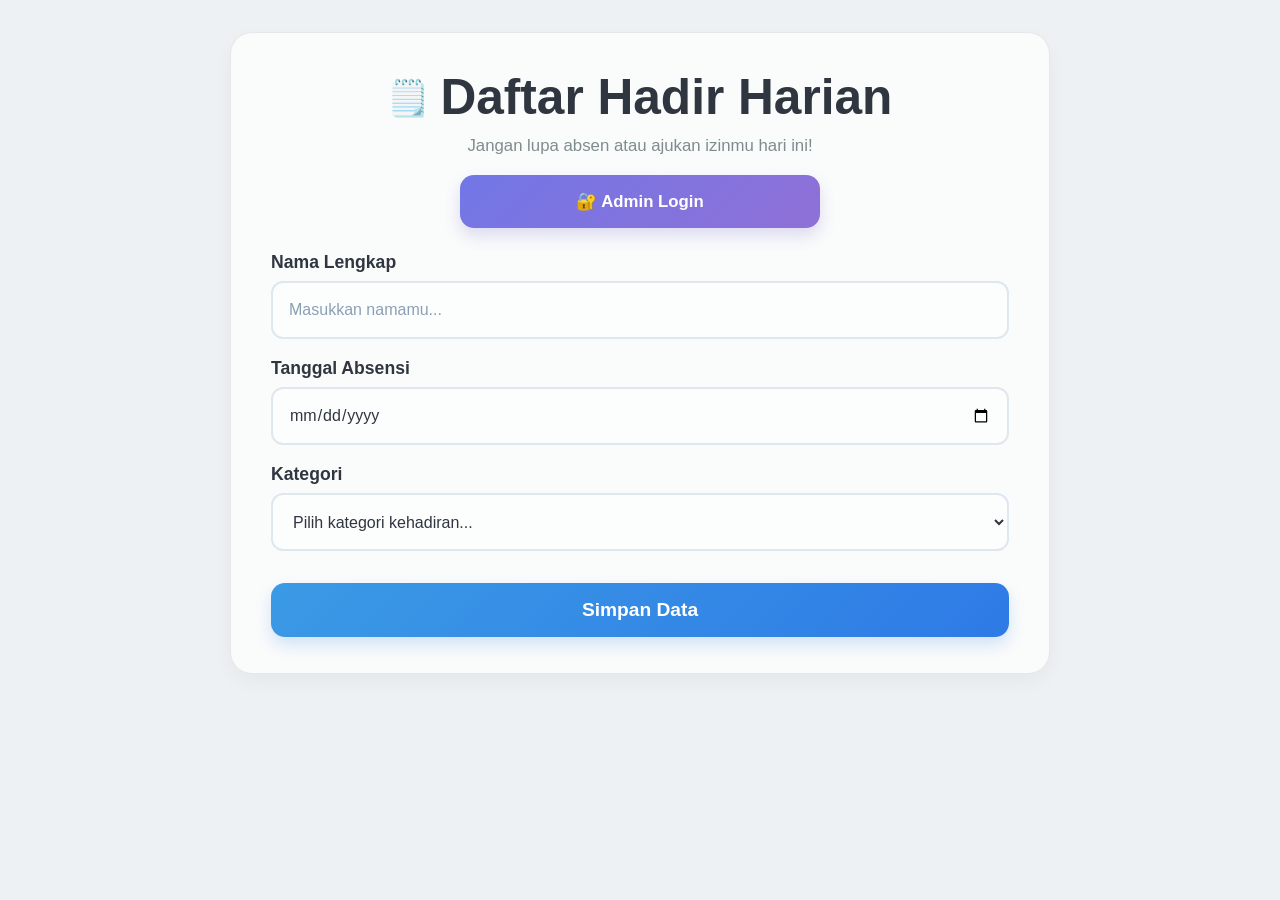
<file: index.html>
<!DOCTYPE html>
<html lang="id">
<head>
    <meta charset="UTF-8">
    <meta name="viewport" content="width=device-width, initial-scale=1.0">
    <meta http-equiv="X-UA-Compatible" content="ie=edge">
    <meta http-equiv="Content-Security-Policy" content="default-src 'self'; script-src 'self'; style-src 'self' 'unsafe-inline' https://fonts.googleapis.com; font-src 'self' https://fonts.gstatic.com; img-src 'self' data:; connect-src 'self'; frame-ancestors 'none'; base-uri 'self'; form-action 'self'">
    <meta http-equiv="X-Content-Type-Options" content="nosniff">
    <meta http-equiv="X-Frame-Options" content="DENY">
    <meta http-equiv="X-XSS-Protection" content="1; mode=block">
    <meta name="referrer" content="strict-origin-when-cross-origin">
    <title>Portal Kehadiran & Izin</title>
    <link rel="stylesheet" href="style.css">
</head>
<body>
    <div class="container">
        <header class="page-header">
            <div class="title-wrap">
                <span class="title-icon">🗒️</span>
                <h1>Daftar Hadir Harian</h1>
            </div>
            <p>Jangan lupa absen atau ajukan izinmu hari ini!</p>
        </header>

        <main>
            <div class="top-actions">
                <a href="login.html" class="btn-admin-login">🔐 Admin Login</a>
            </div>
            <section class="form-section">
<form id="absenForm">
    <div class="input-group">
        <label for="nama">Nama Lengkap</label>
        <input type="text" id="nama" placeholder="Masukkan namamu..." required autocomplete="off">
    </div>

    <!-- TAMBAHAN: Pilihan Tanggal Absensi -->
    <div class="input-group">
        <label for="tanggalAbsen">Tanggal Absensi</label>
        <input type="date" id="tanggalAbsen" required>
    </div>
    
    <div class="input-group">
        <label for="status">Kategori</label>
        <select id="status" required>
            <option value="" disabled selected>Pilih kategori kehadiran...</option>
            <option value="Hadir">🟢 Hadir</option>
            <option value="Sakit">🟡 Sakit</option>
            <option value="Izin">🔵 Izin</option>
        </select>
    </div>

    <!-- Area Pengajuan Izin/Sakit -->
    <div id="areaIzin" class="hidden">
        <div class="input-group">
            <label for="alasan">Alasan / Keterangan Tambahan</label>
            <input type="text" id="alasan" placeholder="Tulis alasanmu di sini (wajib diisi)..." autocomplete="off">
        </div>

        <div class="input-row">
            <div class="input-group flex-1">
                <label for="tglMulai">Dari Tanggal</label>
                <input type="date" id="tglMulai">
            </div>
            <div class="input-group flex-1">
                <label for="tglSelesai">Sampai Tanggal (Opsional)</label>
                <input type="date" id="tglSelesai">
            </div>
        </div>

        <div class="input-group">
            <label for="bukti">Lampirkan Bukti/Surat (Opsional)</label>
            <input type="file" id="bukti" accept="image/*,.pdf" class="file-input">
        </div>
    </div>

    <button type="submit" class="btn-submit">Simpan Data</button>
</form>
            </section>

        </main>
    </div>
    
    <script src="script.js"></script>
</body>
</html>
</file>
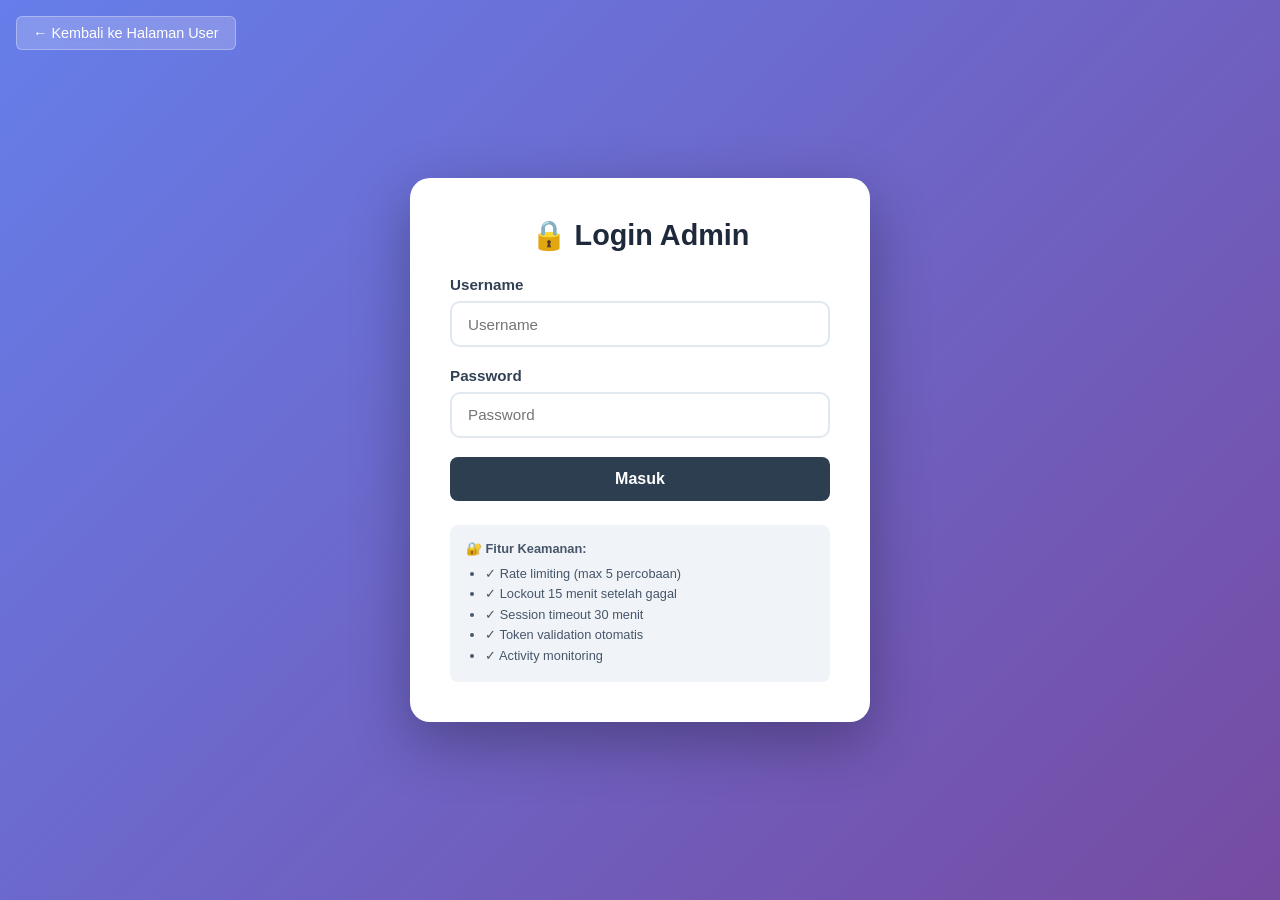
<file: admin.html>
<!DOCTYPE html>
<html lang="id">
<head>
    <meta charset="UTF-8">
    <meta name="viewport" content="width=device-width, initial-scale=1.0">
    <meta http-equiv="X-UA-Compatible" content="ie=edge">
    <meta http-equiv="Content-Security-Policy" content="default-src 'self'; script-src 'self'; style-src 'self' 'unsafe-inline' https://fonts.googleapis.com; font-src 'self' https://fonts.gstatic.com; img-src 'self' data:; connect-src 'self'; frame-ancestors 'none'; base-uri 'self'; form-action 'self'">
    <meta http-equiv="X-Content-Type-Options" content="nosniff">
    <meta http-equiv="X-Frame-Options" content="DENY">
    <meta http-equiv="X-XSS-Protection" content="1; mode=block">
    <meta name="referrer" content="strict-origin-when-cross-origin">
    <title>Admin Dashboard - Persetujuan</title>
    <link rel="stylesheet" href="admin.css">
</head>
<body>
    <div class="admin-container">
        <!-- Sidebar Menu -->
        <aside class="sidebar">
            <div class="logo">👨‍💻 Admin Panel</div>
            <nav>
                <a href="#" class="active">🏠 Dashboard</a>
                <a href="index.html">↗️ Ke Halaman User</a>
            </nav>
        </aside>

        <!-- Konten Utama -->
        <main class="main-content">
            <header class="topbar">
                <div>
                    <h2>Dashboard Persetujuan Izin</h2>
                    <p style="color: #64748b; font-size: 0.95rem;">Kelola absensi dan pengajuan izin dengan mudah</p>
                </div>
                <!-- Jam & Hari Live -->
                <div id="liveClock" class="clock-box">
                    Memuat waktu...
                </div>
            </header>

            <!-- Kartu Statistik -->
            <div class="stats-grid">
                <div class="stat-card">
                    <h3>Total Masuk Hari Ini</h3>
                    <p id="statTotal">0</p>
                </div>
                <div class="stat-card warning">
                    <h3>Menunggu Persetujuan</h3>
                    <p id="statPending">0</p>
                </div>
                <div class="stat-card success">
                    <h3>Izin/Sakit Disetujui</h3>
                    <p id="statApproved">0</p>
                </div>
            </div>

            <!-- Filter Tanggal & Hari -->
            <section class="filter-section">
                <h3>🔍 Filter Data</h3>
                <div class="filter-container">
                    <div class="filter-item">
                        <label for="filterTanggal">Pilih Tanggal</label>
                        <input type="date" id="filterTanggal" class="filter-input">
                    </div>
                    <div class="filter-item">
                        <label for="filterHari">Pilih Hari</label>
                        <select id="filterHari" class="filter-input">
                            <option value="">-- Semua Hari --</option>
                            <option value="Senin">Senin</option>
                            <option value="Selasa">Selasa</option>
                            <option value="Rabu">Rabu</option>
                            <option value="Kamis">Kamis</option>
                            <option value="Jumat">Jumat</option>
                            <option value="Sabtu">Sabtu</option>
                            <option value="Minggu">Minggu</option>
                        </select>
                    </div>
                    <div class="filter-item">
                        <button id="btnResetFilter" class="btn-filter-reset">Reset Filter</button>
                    </div>
                </div>
            </section>

            <!-- Tabel Persetujuan -->
            <section class="table-section">
                <h3>Daftar Pengajuan & Kehadiran</h3>
                <div id="filterStatus" style="margin-bottom: 1rem; font-size: 0.9rem; color: #64748b;"></div>
                <div class="table-container">
                    <table id="tabelAdmin">
                        <thead>
                            <tr>
                                <th>Nama & Waktu</th>
                                <th>Detail Izin</th>
                                <th>Kategori</th>
                                <th>Status Approval</th>
                                <th>Aksi</th>
                            </tr>
                        </thead>
                        <tbody>
                            <!-- Data akan dimuat via JS -->
                        </tbody>
                    </table>
                </div>
                
                <div style="display: flex; gap: 1rem; justify-content: flex-end; margin-top: 1rem;">
                    <button id="btnExport" class="btn-export">📊 Download Excel (CSV)</button>
                    <button id="btnBersihkan" class="btn-danger">Bersihkan Semua Data</button>
                </div>
            </section>
        </main>
    </div>

    <script src="admin.js"></script>
</body>
</html>
</file>
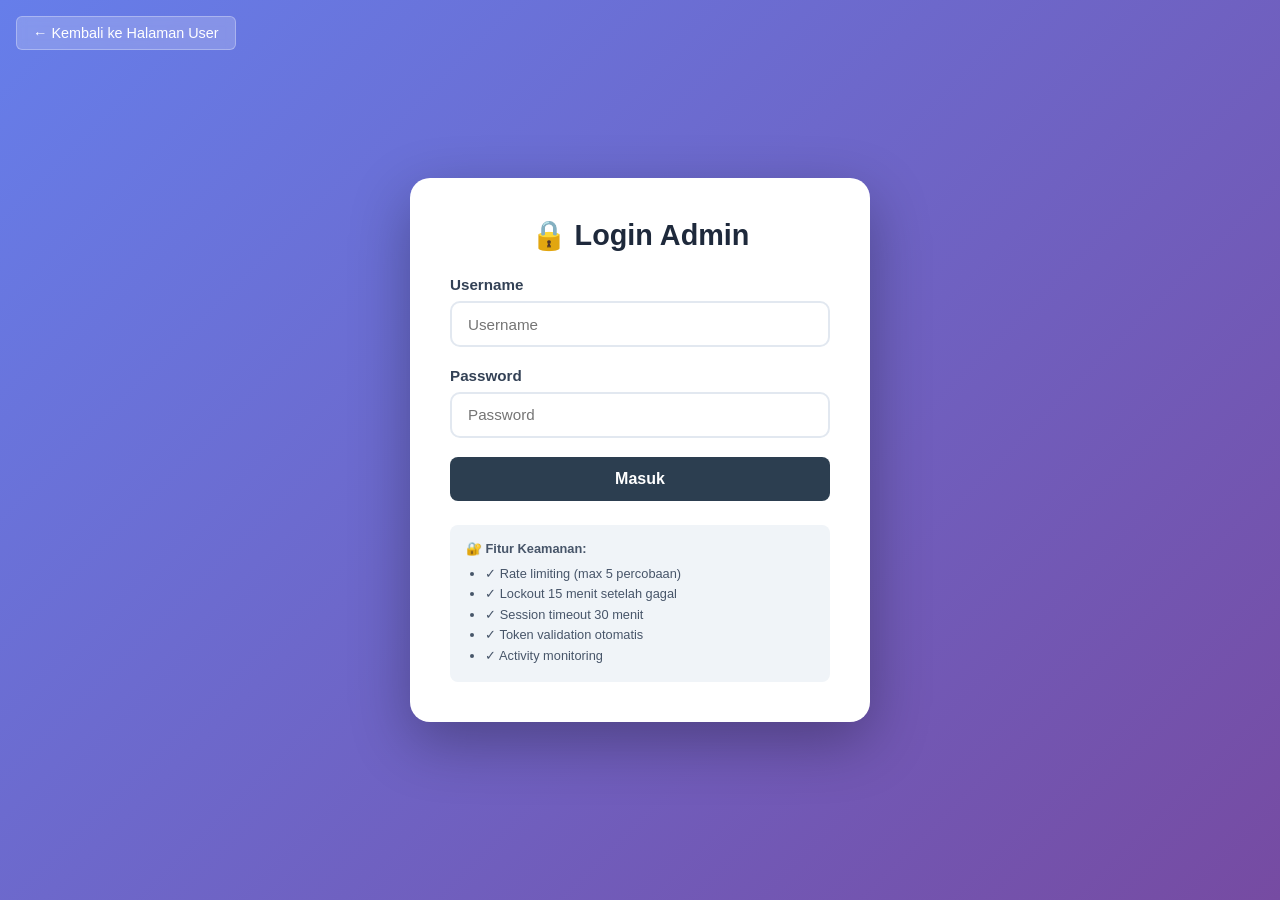
<file: login.html>
<!DOCTYPE html>
<html lang="id">
<head>
    <meta charset="UTF-8">
    <meta name="viewport" content="width=device-width, initial-scale=1.0">
    <meta http-equiv="X-UA-Compatible" content="ie=edge">
    <meta http-equiv="Content-Security-Policy" content="default-src 'self'; script-src 'self'; style-src 'self' 'unsafe-inline' https://fonts.googleapis.com; font-src 'self' https://fonts.gstatic.com; img-src 'self' data:; connect-src 'self'; frame-ancestors 'none'; base-uri 'self'; form-action 'self'">
    <meta http-equiv="X-Content-Type-Options" content="nosniff">
    <meta http-equiv="X-Frame-Options" content="DENY">
    <meta http-equiv="X-XSS-Protection" content="1; mode=block">
    <meta name="referrer" content="strict-origin-when-cross-origin">
    <title>Login Admin</title>
    <!-- Menghubungkan ke file CSS terpisah -->
    <link rel="stylesheet" href="admin.css">
</head>
<body class="login-page">

    <a href="index.html" class="btn-back-to-user">
        ← Kembali ke Halaman User
    </a>

    <div class="login-card">
        <h2>🔒 Login Admin</h2>
        
        <!-- Security warning jika session expired -->
        <div id="sessionExpiredAlert" style="display: none; background: #fef3c7; color: #92400e; padding: 1rem; border-radius: 8px; margin-bottom: 1rem; border-left: 4px solid #f59e0b; font-size: 0.9rem;">
            ⏱️ <strong>Sesi Anda telah berakhir karena inaktif.</strong> Silakan login kembali untuk melanjutkan.
        </div>
        
        <form id="loginForm">
            <div class="input-group">
                <label>Username</label>
                <input type="text" id="username" placeholder="Username" autocomplete="off" required>
            </div>
            <div class="input-group">
                <label>Password</label>
                <input type="password" id="password" placeholder="Password" autocomplete="off" required>
            </div>
            <button type="submit" class="btn-login">Masuk</button>
        </form>
        
        <!-- Keamanan Info -->
        <div style="background: #f0f4f8; padding: 1rem; border-radius: 8px; margin-top: 1.5rem; font-size: 0.8rem; color: #475569;">
            <p style="font-weight: 600; margin-bottom: 0.5rem;">🔐 Fitur Keamanan:</p>
            <ul style="margin: 0; padding-left: 1.2rem; line-height: 1.6;">
                <li>✓ Rate limiting (max 5 percobaan)</li>
                <li>✓ Lockout 15 menit setelah gagal</li>
                <li>✓ Session timeout 30 menit</li>
                <li>✓ Token validation otomatis</li>
                <li>✓ Activity monitoring</li>
            </ul>
        </div>
    </div>

    <script src="admin.js"></script>
</body>
</html>
</file>
<file: style.css>
@import url('https://fonts.googleapis.com/css2?family=Nunito:wght@400;600;700&display=swap');

* {
    margin: 0;
    padding: 0;
    box-sizing: border-box;
    font-family: 'Nunito', sans-serif;
}

body {
    background-color: #eef1f3;
    color: #333;
    display: flex;
    justify-content: center;
    padding: 2rem 1rem;
}

.container {
    width: 100%;
    max-width: 820px;
    background: rgba(255,255,255,0.7);
    border: 1px solid #e5e7eb;
    border-radius: 22px;
    box-shadow: 0 8px 20px rgba(0,0,0,0.04);
    padding: 2.2rem 2.5rem 2.2rem;
}

.page-header {
    margin-bottom: 1rem;
    text-align: center;
}

.title-wrap {
    display: flex;
    align-items: center;
    justify-content: center;
    gap: 0.8rem;
    margin-bottom: 0.6rem;
}

.title-icon {
    font-size: 2.2rem;
    line-height: 1;
    display: inline-flex;
    align-items: center;
    justify-content: center;
    width: 2.5rem;
    height: 2.5rem;
    color: #f59e0b;
}

header h1 {
    color: #2f3640;
    font-size: clamp(2.2rem, 4vw, 3.1rem);
    font-weight: 800;
    text-align: center;
    margin: 0;
}

header p {
    color: #7f8c8d;
    margin: 0 0 1.2rem;
    text-align: center;
    font-size: 1.05rem;
    font-weight: 500;
}

.top-actions {
    display: flex;
    justify-content: center;
    margin-bottom: 1.5rem;
}

.btn-admin-login {
    background: linear-gradient(135deg, #7277e6 0%, #8f70d7 100%);
    color: white;
    padding: 1rem 1.2rem;
    border-radius: 14px;
    text-decoration: none;
    font-weight: 700;
    font-size: 1.05rem;
    transition: transform 0.2s, box-shadow 0.2s;
    display: inline-flex;
    align-items: center;
    justify-content: center;
    gap: 0.6rem;
    width: min(100%, 360px);
    box-shadow: 0 8px 16px rgba(103, 95, 198, 0.2);
}

.btn-admin-login:hover {
    transform: translateY(-2px);
    box-shadow: 0 10px 20px rgba(103, 95, 198, 0.28);
}

.btn-admin-login:active {
    transform: translateY(0);
}

.form-section {
    background: transparent;
    padding: 0;
    border-radius: 0;
    margin-bottom: 0;
    border: none;
}

.input-group {
    margin-bottom: 1.2rem;
    display: flex;
    flex-direction: column;
}

.input-row {
    display: flex;
    gap: 1rem;
}

.flex-1 {
    flex: 1;
}

.hidden {
    display: none !important;
}

.input-group label {
    font-weight: 700;
    margin-bottom: 0.5rem;
    color: #2f3640;
    font-size: 1.1rem;
}

.input-group input, .input-group select {
    padding: 0.9rem 1rem;
    border: 2px solid #dfe7ef;
    border-radius: 12px;
    font-size: 1rem;
    outline: none;
    transition: all 0.3s ease;
    background: rgba(255,255,255,0.55);
    color: #2f3640;
    height: 58px;
}

.input-group input::placeholder {
    color: #8aa0b4;
}

.input-group input:focus, .input-group select:focus {
    border-color: #a2b7d6;
    box-shadow: 0 0 0 3px rgba(112, 142, 196, 0.12);
}

.file-input {
    padding: 0.7rem 1rem !important;
    background: #fff;
    cursor: pointer;
}

button {
    cursor: pointer;
    border: none;
    font-size: 1rem;
    font-weight: 700;
    border-radius: 12px;
    transition: transform 0.1s ease, background-color 0.3s;
}

button:active {
    transform: scale(0.97);
}

.btn-submit {
    width: 100%;
    padding: 1rem;
    background: linear-gradient(135deg, #3b9ae5 0%, #2e7ae6 100%);
    color: white;
    border-radius: 14px;
    box-shadow: 0 8px 16px rgba(30, 120, 230, 0.18);
    font-size: 1.2rem;
    margin-top: 0.8rem;
}

.btn-submit:hover {
    background: linear-gradient(135deg, #2f8fe0 0%, #256fd8 100%);
}

.data-section h2 {
    font-size: 1.4rem;
    margin-bottom: 1.2rem;
    color: #2d3748;
}

.table-container {
    overflow-x: auto;
    border: 1px solid #e2e8f0;
    border-radius: 12px;
    margin-bottom: 1.5rem;
}

table {
    width: 100%;
    border-collapse: collapse;
}

th, td {
    padding: 1rem;
    text-align: left;
    border-bottom: 1px solid #e2e8f0;
}

th {
    background-color: #edf2f7;
    color: #4a5568;
    font-weight: 700;
    font-size: 0.9rem;
}

td {
    color: #2d3748;
    font-size: 0.95rem;
    vertical-align: top;
}

tr:last-child td {
    border-bottom: none;
}

/* Styling untuk detail izin di tabel */
.detail-nama {
    font-size: 1.05rem;
    color: #1a202c;
    margin-bottom: 0.3rem;
    display: block;
}

.detail-teks {
    display: block;
    font-size: 0.85rem;
    color: #718096;
    margin-top: 0.3rem;
    font-weight: 600;
}

.status-badge {
    padding: 0.4rem 0.8rem;
    border-radius: 20px;
    font-size: 0.85rem;
    font-weight: 700;
    display: inline-block;
}

.status-hadir { background: #c6f6d5; color: #22543d; }
.status-sakit { background: #fefcbf; color: #744210; }
.status-izin { background: #bee3f8; color: #2a4365; }

.btn-delete {
    background: #fed7d7;
    color: #c53030;
    padding: 0.5rem 0.8rem;
    border-radius: 8px;
    font-size: 0.85rem;
}

.btn-delete:hover {
    background: #feb2b2;
}

.btn-reset {
    background: transparent;
    color: #e53e3e;
    border: 2px solid #fc8181;
    padding: 0.7rem 1.2rem;
    display: block;
    margin: 0 auto;
}

.btn-reset:hover {
    background: #e53e3e;
    border-color: #e53e3e;
    color: white;
}

/* Styling Badge Approval untuk Halaman User */
.badge-approval {
    padding: 0.4rem 0.8rem;
    border-radius: 8px;
    font-size: 0.85rem;
    font-weight: 700;
    display: inline-block;
    text-align: center;
}

.app-menunggu { background: #feebc8; color: #c05621; } /* Warna Kuning Oranye */
.app-disetujui { background: #c6f6d5; color: #276749; } /* Warna Hijau */
.app-ditolak { background: #fed7d7; color: #9b2c2c; } /* Warna Merah */
.app-selesai { background: #e2e8f0; color: #4a5568; } /* Warna Abu-abu (untuk yang hadir) */

/* Responsive Design */
@media (max-width: 768px) {
    .header-content {
        flex-direction: column;
        align-items: center;
        gap: 1rem;
    }

    header h1 {
        font-size: 1.5rem;
    }

    .btn-admin-login {
        width: 100%;
        text-align: center;
    }

    .container {
        padding: 1.5rem;
    }
}

@media (max-width: 480px) {
    header h1 {
        font-size: 1.3rem;
    }

    header p {
        font-size: 0.9rem;
    }

    .btn-admin-login {
        padding: 0.65rem 1rem;
        font-size: 0.85rem;
    }
}
</file>
<file: admin.css>
@import url('https://fonts.googleapis.com/css2?family=Nunito:wght@400;600;700&display=swap');

* { margin: 0; padding: 0; box-sizing: border-box; font-family: 'Nunito', sans-serif; }

body { background-color: #f0f4f8; color: #333; display: flex; height: 100vh; overflow: hidden; }

/* Layout Utama */
.admin-container { display: flex; width: 100%; height: 100%; }

/* Sidebar */
.sidebar { width: 250px; background: #2c3e50; color: white; padding: 2rem 1rem; display: flex; flex-direction: column; }
.logo { font-size: 1.5rem; font-weight: 700; margin-bottom: 2.5rem; text-align: center; }
.sidebar nav a { display: block; color: #cbd5e1; text-decoration: none; padding: 1rem; border-radius: 12px; margin-bottom: 0.5rem; transition: background 0.3s; }
.sidebar nav a:hover, .sidebar nav a.active { background: #34495e; color: white; }

/* Konten Utama */
.main-content { flex: 1; padding: 2rem 3rem; overflow-y: auto; }
.topbar h2 { color: #1e293b; font-size: 1.8rem; margin-bottom: 2rem; }

/* Kartu Statistik */
.stats-grid { display: grid; grid-template-columns: repeat(auto-fit, minmax(200px, 1fr)); gap: 1.5rem; margin-bottom: 2.5rem; }
.stat-card { background: white; padding: 1.5rem; border-radius: 16px; box-shadow: 0 4px 15px rgba(0,0,0,0.03); border-left: 5px solid #4299e1; }
.stat-card.warning { border-left-color: #ed8936; }
.stat-card.success { border-left-color: #48bb78; }
.stat-card h3 { font-size: 0.9rem; color: #64748b; margin-bottom: 0.5rem; font-weight: 600; }
.stat-card p { font-size: 2rem; font-weight: 700; color: #1e293b; }

/* Tabel */
.table-section { background: white; padding: 1.5rem; border-radius: 16px; box-shadow: 0 4px 15px rgba(0,0,0,0.03); }
.table-section h3 { margin-bottom: 1.5rem; font-size: 1.2rem; color: #1e293b; }
.table-container { overflow-x: auto; margin-bottom: 1.5rem; border: 1px solid #e2e8f0; border-radius: 12px; }
table { width: 100%; border-collapse: collapse; }
th, td { padding: 1rem; text-align: left; border-bottom: 1px solid #e2e8f0; font-size: 0.95rem; vertical-align: top;}
th { background-color: #f8fafc; font-weight: 700; color: #475569; }

/* Badge & Text */
.nama-teks { font-weight: 700; color: #0f172a; display: block; font-size: 1.05rem;}
.waktu-teks { font-size: 0.8rem; color: #94a3b8; }
.detail-teks { display: block; font-size: 0.85rem; color: #475569; margin-bottom: 0.2rem;}

.badge { padding: 0.3rem 0.6rem; border-radius: 20px; font-size: 0.8rem; font-weight: 700; display: inline-block; }
.bg-hadir { background: #c6f6d5; color: #22543d; }
.bg-sakit { background: #fefcbf; color: #744210; }
.bg-izin { background: #bee3f8; color: #2a4365; }

.badge-approval { padding: 0.4rem 0.8rem; border-radius: 8px; font-size: 0.85rem; font-weight: 700; text-align: center; }
.app-menunggu { background: #feebc8; color: #c05621; }
.app-disetujui { background: #c6f6d5; color: #276749; }
.app-ditolak { background: #fed7d7; color: #9b2c2c; }
.app-selesai { background: #e2e8f0; color: #4a5568; }

/* Tombol Aksi */
.aksi-grup { display: flex; gap: 0.5rem; flex-wrap: wrap; }
.btn { padding: 0.5rem 0.8rem; border: none; border-radius: 8px; font-size: 0.85rem; font-weight: 600; cursor: pointer; transition: 0.2s; color: white;}
.btn:active { transform: scale(0.95); }
.btn-setuju { background: #48bb78; }
.btn-setuju:hover { background: #38a169; }
.btn-tolak { background: #e53e3e; }
.btn-tolak:hover { background: #c53030; }
.btn-danger { background: transparent; color: #e53e3e; border: 2px solid #fc8181; padding: 0.7rem 1.2rem; border-radius: 10px; cursor: pointer; font-weight: bold;}
.btn-danger:hover { background: #e53e3e; color: white; }

/* Tombol Export Excel */
.btn-export {
    background: #107c41; /* Warna hijau khas Excel */
    color: white;
    border: none;
    padding: 0.7rem 1.2rem;
    border-radius: 10px;
    cursor: pointer;
    font-weight: bold;
    transition: background 0.3s;
}

.btn-export:hover {
    background: #0b5e31;
}

/* Gaya Kotak Jam & Hari di Topbar */
.topbar {
    display: flex;
    justify-content: space-between;
    align-items: center;
    margin-bottom: 2rem;
    flex-wrap: wrap;
    gap: 1rem;
}

.topbar h2 {
    margin-bottom: 0.2rem;
}

.clock-box {
    background: white;
    padding: 0.75rem 1.25rem;
    border-radius: 12px;
    font-weight: 700;
    color: #334155;
    box-shadow: 0 2px 10px rgba(0,0,0,0.03);
    border: 1px solid #e2e8f0;
    font-size: 0.95rem;
    display: flex;
    align-items: center;
    gap: 0.5rem;
}

/* --- CSS GLOBAL --- */
body { font-family: 'Segoe UI', sans-serif; background-color: #f0f4f8; margin: 0; }

/* --- CSS HALAMAN LOGIN --- */
.login-page { 
    display: flex; 
    justify-content: center; 
    align-items: center; 
    height: 100vh;
    background: linear-gradient(135deg, #667eea 0%, #764ba2 100%);
}
.login-card { 
    background: white; 
    padding: 2.5rem;
    border-radius: 20px; 
    box-shadow: 0 20px 60px rgba(0,0,0,0.3); 
    width: 460px;
    max-width: calc(100vw - 2rem);
    animation: fadeInUp 0.6s ease;
}
.login-card h2 {
    text-align: center;
    color: #1e293b;
    margin-bottom: 1.5rem;
    font-size: 1.8rem;
}
.input-group {
    margin-bottom: 1.2rem;
}
.input-group label {
    display: block;
    margin-bottom: 0.5rem;
    font-weight: 600;
    color: #334155;
    font-size: 0.95rem;
}
.input-group input {
    width: 100%;
    padding: 0.8rem 1rem;
    border: 2px solid #e2e8f0;
    border-radius: 10px;
    font-size: 0.95rem;
    transition: border-color 0.3s;
}
.input-group input:focus {
    outline: none;
    border-color: #667eea;
    box-shadow: 0 0 0 3px rgba(102, 126, 234, 0.1);
}
.btn-login { 
    width: 100%; 
    padding: 0.85rem; 
    background: linear-gradient(135deg, #667eea 0%, #764ba2 100%);
    color: white; 
    border: none; 
    border-radius: 10px; 
    cursor: pointer;
    font-weight: 700;
    font-size: 1rem;
    transition: transform 0.2s, box-shadow 0.2s;
}
.btn-login:hover {
    transform: translateY(-2px);
    box-shadow: 0 10px 20px rgba(102, 126, 234, 0.3);
}
.btn-login:active {
    transform: translateY(0);
}

/* Tombol Kembali ke User Page */
.btn-back-to-user {
    position: absolute;
    top: 1rem;
    left: 1rem;
    text-decoration: none;
    color: white;
    background: rgba(255,255,255,0.2);
    padding: 0.5rem 1rem;
    border-radius: 6px;
    font-size: 0.9rem;
    transition: background 0.3s, transform 0.3s;
    display: inline-flex;
    align-items: center;
    gap: 0.5rem;
    backdrop-filter: blur(5px);
    border: 1px solid rgba(255,255,255,0.3);
}

.btn-back-to-user:hover {
    background: rgba(255,255,255,0.3);
    transform: translateX(-3px);
}

/* Responsive Login */
@media (max-width: 480px) {
    .login-card {
        width: 90%;
        padding: 1.5rem;
    }
    
    .login-card h2 {
        font-size: 1.4rem;
    }
    
    .btn-login {
        padding: 0.75rem;
        font-size: 0.9rem;
    }
}

@keyframes fadeInUp {
    from {
        opacity: 0;
        transform: translateY(30px);
    }
    to {
        opacity: 1;
        transform: translateY(0);
    }
}

@keyframes slideIn {
    from {
        opacity: 0;
        transform: translateX(100px);
    }
    to {
        opacity: 1;
        transform: translateX(0);
    }
}

/* --- CSS DASHBOARD ADMIN --- */
.admin-container { display: flex; min-height: 100vh; }
.sidebar { width: 250px; background: #1e293b; color: white; padding: 2rem; display: flex; flex-direction: column; }
.main-content { flex: 1; padding: 2rem; }

/* Tombol */
.btn-login { width: 100%; padding: 0.8rem; background: #2c3e50; color: white; border: none; border-radius: 8px; cursor: pointer; }
.btn-export { background: #107c41; color: white; border: none; padding: 0.7rem; border-radius: 8px; }
.btn-danger { background: #e53e3e; color: white; border: none; padding: 0.7rem; border-radius: 8px; }

/* Tabel */
table { width: 100%; border-collapse: collapse; background: white; border-radius: 10px; overflow: hidden; }
th, td { padding: 1rem; text-align: left; border-bottom: 1px solid #e2e8f0; }

/* Logout Section */
.logout-section {
    margin-top: auto;
    padding-top: 1rem;
    border-top: 1px solid #475569;
}

.btn-logout {
    width: 100%;
    padding: 0.75rem;
    background: #e53e3e;
    color: white;
    border: none;
    border-radius: 8px;
    cursor: pointer;
    font-weight: 600;
    transition: background 0.3s, transform 0.2s;
    font-size: 0.9rem;
}

.btn-logout:hover {
    background: #c53030;
    transform: translateY(-2px);
}

.btn-logout:active {
    transform: translateY(0);
}

/* Filter Section */
.filter-section {
    background: white;
    padding: 1.5rem;
    border-radius: 16px;
    box-shadow: 0 4px 15px rgba(0,0,0,0.03);
    margin-bottom: 2rem;
    border: 1px solid #e2e8f0;
}

.filter-section h3 {
    margin-bottom: 1.2rem;
    font-size: 1.1rem;
    color: #1e293b;
}

.filter-container {
    display: grid;
    grid-template-columns: repeat(auto-fit, minmax(200px, 1fr));
    gap: 1rem;
    align-items: flex-end;
}

.filter-item {
    display: flex;
    flex-direction: column;
}

.filter-item label {
    font-weight: 600;
    margin-bottom: 0.5rem;
    color: #334155;
    font-size: 0.9rem;
}

.filter-input {
    padding: 0.75rem 1rem;
    border: 2px solid #e2e8f0;
    border-radius: 10px;
    font-size: 0.95rem;
    transition: border-color 0.3s, box-shadow 0.3s;
    background: white;
}

.filter-input:focus {
    outline: none;
    border-color: #3b82f6;
    box-shadow: 0 0 0 3px rgba(59, 130, 246, 0.1);
}

.btn-filter-reset {
    background: #f3f4f6;
    color: #4b5563;
    border: 2px solid #d1d5db;
    padding: 0.75rem 1.25rem;
    border-radius: 10px;
    font-weight: 600;
    cursor: pointer;
    transition: background 0.3s, border-color 0.3s;
}

.btn-filter-reset:hover {
    background: #e5e7eb;
    border-color: #9ca3af;
}

.btn-filter-reset:active {
    transform: scale(0.95);
}
</file>
